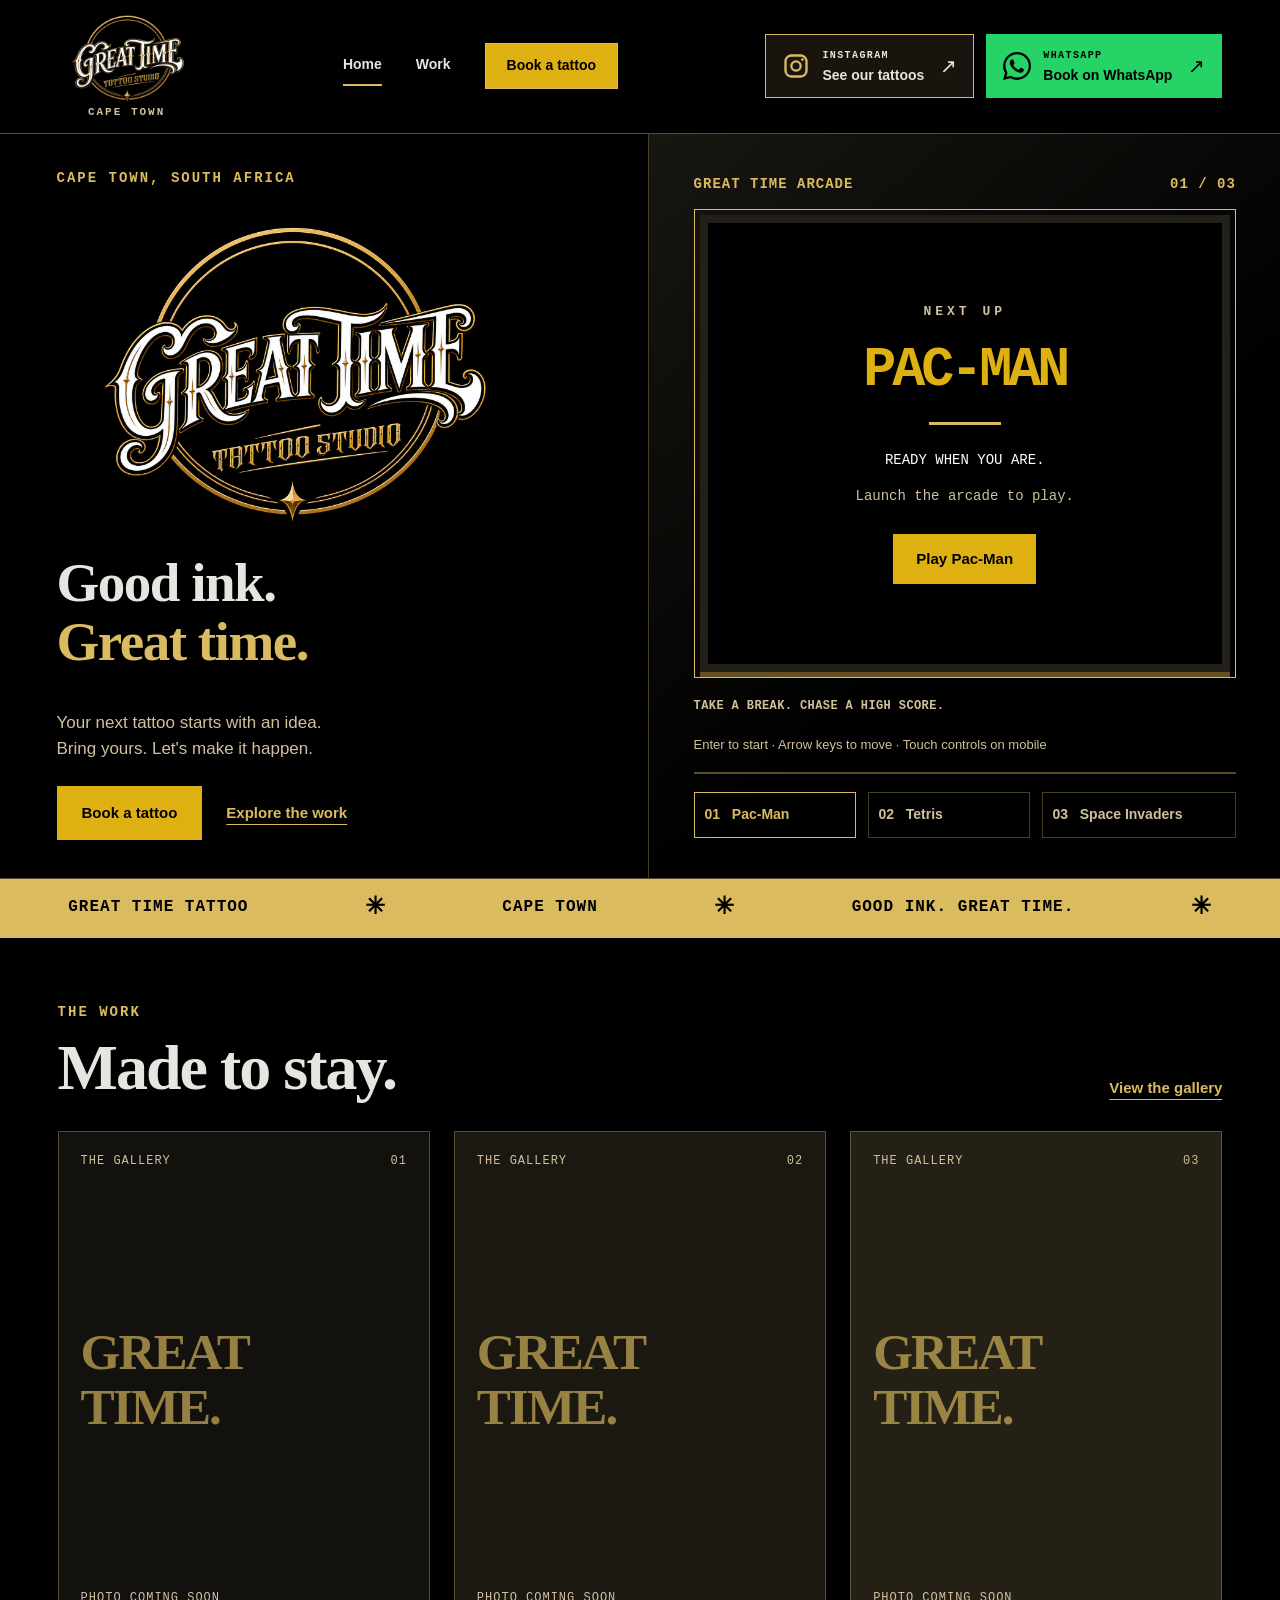
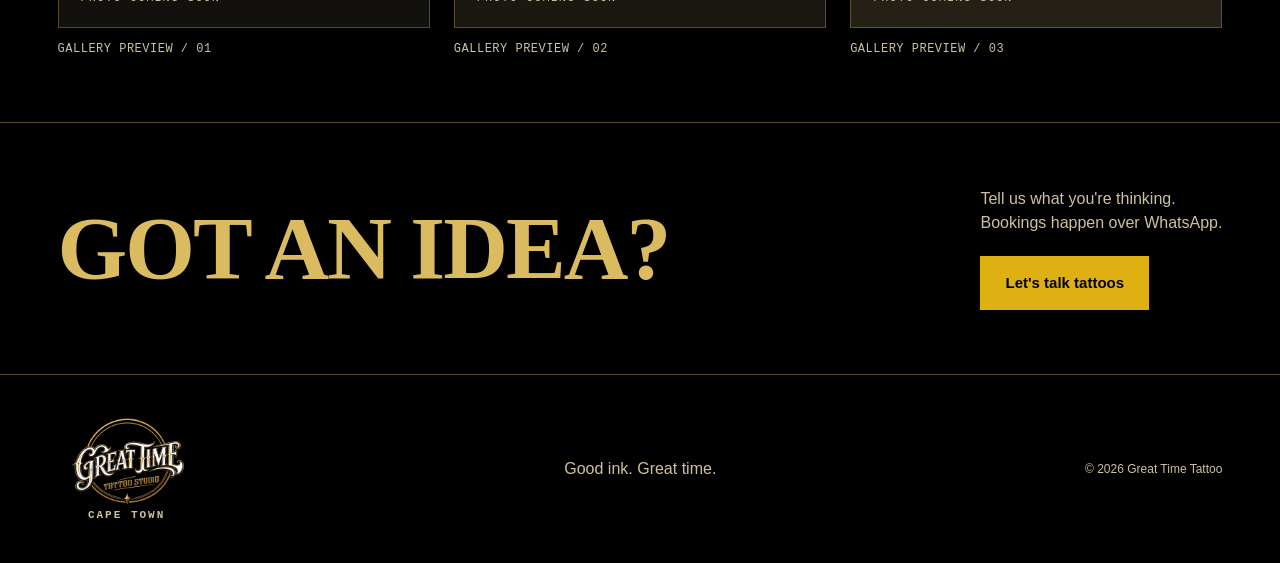
<file: index.html>
<!doctype html>
<html lang="en">
<head>
<meta charset="utf-8"><meta name="viewport" content="width=device-width, initial-scale=1">
<meta name="theme-color" content="#000000">
<meta name="description" content="Great Time Tattoo — a tattoo studio in Cape Town. Explore the work, plan your next tattoo and take a break in the arcade.">
<title>Great Time Tattoo — Cape Town</title>
<link rel="icon" href="favicon.svg" type="image/svg+xml">
<link rel="stylesheet" href="styles.css?v=7">
<script src="site-config.js?v=6" defer></script><script src="app.js?v=8" defer></script>
</head>
<body>
<a class="skip" href="#main">Skip to content</a>
<header class="header">
<a class="wordmark brand-logo" href="#home" aria-label="Great Time Tattoo home"><img src="WhatsApp%20Image%202026-09-25%20at%2008.00.59%20(1).jpeg" alt="Great Time Tattoo Studio" width="1536" height="1024"><span>CAPE TOWN</span></a>
<nav aria-label="Main navigation"><a href="#home" data-nav="home">Home</a><a href="#work" data-nav="work">Work</a><a href="#book" class="nav-book" data-nav="book">Book a tattoo</a></nav>
<div class="header-socials" aria-label="Connect with the studio">
<a id="instagram-link" class="social-cta instagram-cta" hidden target="_blank" rel="noopener noreferrer" aria-label="See our tattoos on Instagram (opens in a new tab)"><svg viewBox="0 0 24 24" aria-hidden="true" focusable="false"><rect x="3" y="3" width="18" height="18" rx="5" fill="none" stroke="currentColor" stroke-width="2"/><circle cx="12" cy="12" r="4" fill="none" stroke="currentColor" stroke-width="2"/><circle cx="17.5" cy="6.5" r="1.2" fill="currentColor"/></svg><span><small>INSTAGRAM</small>See our tattoos</span><span class="social-arrow" aria-hidden="true">↗</span></a>
<a id="whatsapp-link" class="social-cta whatsapp-cta" hidden target="_blank" rel="noopener noreferrer" aria-label="Book on WhatsApp (opens in a new tab)"><svg viewBox="0 0 24 24" aria-hidden="true" focusable="false"><path fill="currentColor" d="M20.5 3.5A11.8 11.8 0 0 0 12.1 0C5.5 0 .1 5.4.1 12c0 2.1.5 4.2 1.6 6L0 24l6.2-1.6a12 12 0 0 0 5.9 1.5C18.7 23.9 24 18.5 24 12c0-3.2-1.2-6.2-3.5-8.5ZM12.1 21.9a10 10 0 0 1-5.1-1.4l-.4-.2-3.7 1 1-3.6-.3-.4a10 10 0 0 1-1.5-5.3c0-5.5 4.5-10 10-10s10 4.5 10 10-4.5 9.9-10 9.9Zm5.5-7.4c-.3-.1-1.8-.9-2.1-1-.3-.1-.5-.1-.7.2s-.8 1-1 1.2c-.2.2-.4.2-.7.1-.3-.2-1.3-.5-2.4-1.5-.9-.8-1.5-1.8-1.7-2.1-.1-.3 0-.5.1-.6l.5-.6.3-.5c.1-.2 0-.4 0-.6l-1-2.2c-.2-.6-.5-.5-.7-.5h-.6c-.2 0-.5.1-.8.4-.3.3-1 1-1 2.5s1.1 2.9 1.2 3.1c.2.2 2.1 3.3 5.1 4.6.7.3 1.3.5 1.7.6.7.2 1.3.2 1.8.1.5-.1 1.8-.8 2-1.5.3-.7.3-1.3.2-1.5-.1-.1-.3-.2-.6-.4Z"/></svg><span><small>WHATSAPP</small>Book on WhatsApp</span><span class="social-arrow" aria-hidden="true">↗</span></a>
</div>
</header>
<main id="main" tabindex="-1">
<section id="home" class="page" aria-labelledby="home-title">
<div class="hero">
<div class="hero-copy"><p class="eyebrow">CAPE TOWN, SOUTH AFRICA</p><h1 id="home-title" class="hero-brand"><img src="WhatsApp%20Image%202026-09-25%20at%2008.00.59%20(1).jpeg" alt="Great Time Tattoo Studio" width="1536" height="1024"></h1><p class="hero-motto">Good ink.<br><span>Great time.</span></p>
<div class="hero-bottom"><p>Your next tattoo starts with an idea.<br>Bring yours. Let's make it happen.</p><div class="actions"><a class="button dark" href="#book">Book a tattoo</a><a class="text-link" href="#work">Explore the work</a></div></div>
</div>
<aside class="arcade" aria-labelledby="arcade-title">
<div class="arcade-top"><span>GREAT TIME ARCADE</span><span id="arcade-number">01 / 03</span></div>
<div class="game-screen" id="game-screen">
<div class="game-waiting" id="game-waiting"><p class="pixel-label">NEXT UP</p><h2 id="arcade-title">PAC-MAN</h2><div class="game-rule"></div><p id="arcade-status">The arcade is warming up.</p><p class="game-note" id="arcade-note">Pac-Man is coming soon.</p><button class="button yellow" id="launch-game" hidden>Play Pac-Man</button></div>
<iframe id="game-frame" title="Pac-Man arcade emulator" allow="autoplay; fullscreen; gamepad" allowfullscreen hidden></iframe>
</div>
<div class="arcade-footer"><span>TAKE A BREAK. CHASE A HIGH SCORE.</span><button id="close-game" class="close-game" hidden>Exit game</button></div><p class="game-controls" id="game-controls">Enter to start · Arrow keys to move · Touch controls on mobile</p>
<div class="game-lineup" role="group" aria-label="Choose a game"><button type="button" class="current" data-game="pacman" aria-pressed="true">01 &nbsp; Pac-Man</button><button type="button" data-game="tetris" aria-pressed="false">02 &nbsp; Tetris</button><button type="button" data-game="spaceinvaders" aria-pressed="false">03 &nbsp; Space Invaders</button></div>
</aside>
</div>
<div class="ticker" aria-hidden="true"><span>GREAT TIME TATTOO</span><b>✳</b><span>CAPE TOWN</span><b>✳</b><span>GOOD INK. GREAT TIME.</span><b>✳</b></div>
<section class="home-work section-pad" aria-labelledby="home-work-title">
<div class="section-head"><div><p class="eyebrow">THE WORK</p><h2 id="home-work-title">Made to stay.</h2></div><a class="text-link" href="#work">View the gallery</a></div>
<div id="featured-gallery" class="gallery featured"></div>
</section>
<section class="booking-strip section-pad"><h2>GOT AN IDEA?</h2><div><p>Tell us what you're thinking.<br>Bookings happen over WhatsApp.</p><a href="#book" class="button dark">Let's talk tattoos</a></div></section>
</section>
<section id="work" class="page section-pad" aria-labelledby="work-title" hidden>
<div class="page-heading"><p class="eyebrow">GREAT TIME TATTOO / THE GALLERY</p><h1 id="work-title">THE WORK.</h1><p id="gallery-intro">Our tattoo gallery is on its way. Check back for the finished pieces.</p></div>
<div id="full-gallery" class="gallery"></div>
<div class="gallery-cta"><p>Something on your mind?</p><a class="button yellow" href="#book">Let's talk about your tattoo</a></div>
</section>
<section id="book" class="page" aria-labelledby="book-title" hidden>
<div class="book-layout section-pad"><div class="book-heading"><p class="eyebrow">GREAT TIME TATTOO / CAPE TOWN</p><h1 id="book-title">YOUR IDEA.<br><span>LET'S INK IT.</span></h1><p>Big plans or a small beginning.<br>Start a conversation with the studio.</p></div>
<div class="booking-card"><span class="eyebrow">BOOKINGS VIA WHATSAPP</span><h2>Tell us about<br>your next tattoo.</h2><p>Fill in your idea, then send your enquiry to the studio on WhatsApp.</p>
<form id="booking-form">
<div class="form-field"><label for="booking-name">Your name <span>(required)</span></label><input id="booking-name" name="name" autocomplete="name" maxlength="100" required></div>
<div class="form-field"><label for="booking-idea">Your tattoo idea <span>(required)</span></label><textarea id="booking-idea" name="idea" rows="4" maxlength="2000" required placeholder="Tell us what you have in mind"></textarea></div>
<div class="form-field"><label for="booking-placement">Placement <span>(required)</span></label><input id="booking-placement" name="placement" maxlength="100" required placeholder="For example, forearm or shoulder"></div>
<div class="form-row"><div class="form-field"><label for="booking-size">Approximate size <span>(optional)</span></label><input id="booking-size" name="size" maxlength="100" placeholder="For example, 10 × 8 cm"></div><div class="form-field"><label for="booking-date">Preferred date <span>(optional)</span></label><input id="booking-date" name="date" type="date"></div></div>
<div class="form-field reference-field"><label for="booking-images">Reference or design images <span>(optional)</span></label><input id="booking-images" type="file" accept="image/jpeg,image/png,image/webp" multiple aria-describedby="reference-help reference-status"><p id="reference-help" class="small-print">Choose up to 4 JPG, PNG or WebP images, up to 10 MB each. These are previews only: attach the same images in the studio’s WhatsApp chat after continuing.</p><p id="reference-status" class="small-print" role="status" aria-live="polite"></p><div id="reference-previews" class="reference-previews"></div><button id="clear-references" type="button" class="reference-clear" hidden>Remove images</button></div>
<button type="submit" id="booking-submit" class="button dark" disabled>Continue to WhatsApp</button>
<p id="booking-unavailable" class="notice" role="status">You can plan your enquiry here. Sending will be available as soon as the studio's WhatsApp number is added.</p>
<p class="small-print" id="booking-confirmation">Continue to WhatsApp opens Great Time Tattoo’s chat at +27 71 494 6256 with your enquiry filled in. Attach your reference images in that chat, then send. Your booking is confirmed directly with the studio.</p>
</form></div></div>
</section>
</main>
<footer><a class="wordmark footer-mark brand-logo" href="#home" aria-label="Great Time Tattoo home"><img src="WhatsApp%20Image%202026-09-25%20at%2008.00.59%20(1).jpeg" alt="Great Time Tattoo Studio" width="1536" height="1024"><span>CAPE TOWN</span></a><div class="footer-links"><p>Good ink. Great time.</p></div><span>© <span id="year"></span> Great Time Tattoo</span></footer>
<dialog id="lightbox" aria-labelledby="lightbox-caption"><button class="lightbox-close" aria-label="Close enlarged photograph">Close ×</button><img id="lightbox-image" alt=""><p id="lightbox-caption"></p><div class="lightbox-controls"><button id="previous-photo">Previous</button><span id="photo-count"></span><button id="next-photo">Next</button></div></dialog>
<noscript><p class="notice">Please enable JavaScript to browse the gallery, booking page and arcade.</p></noscript>
</body></html>
</file>
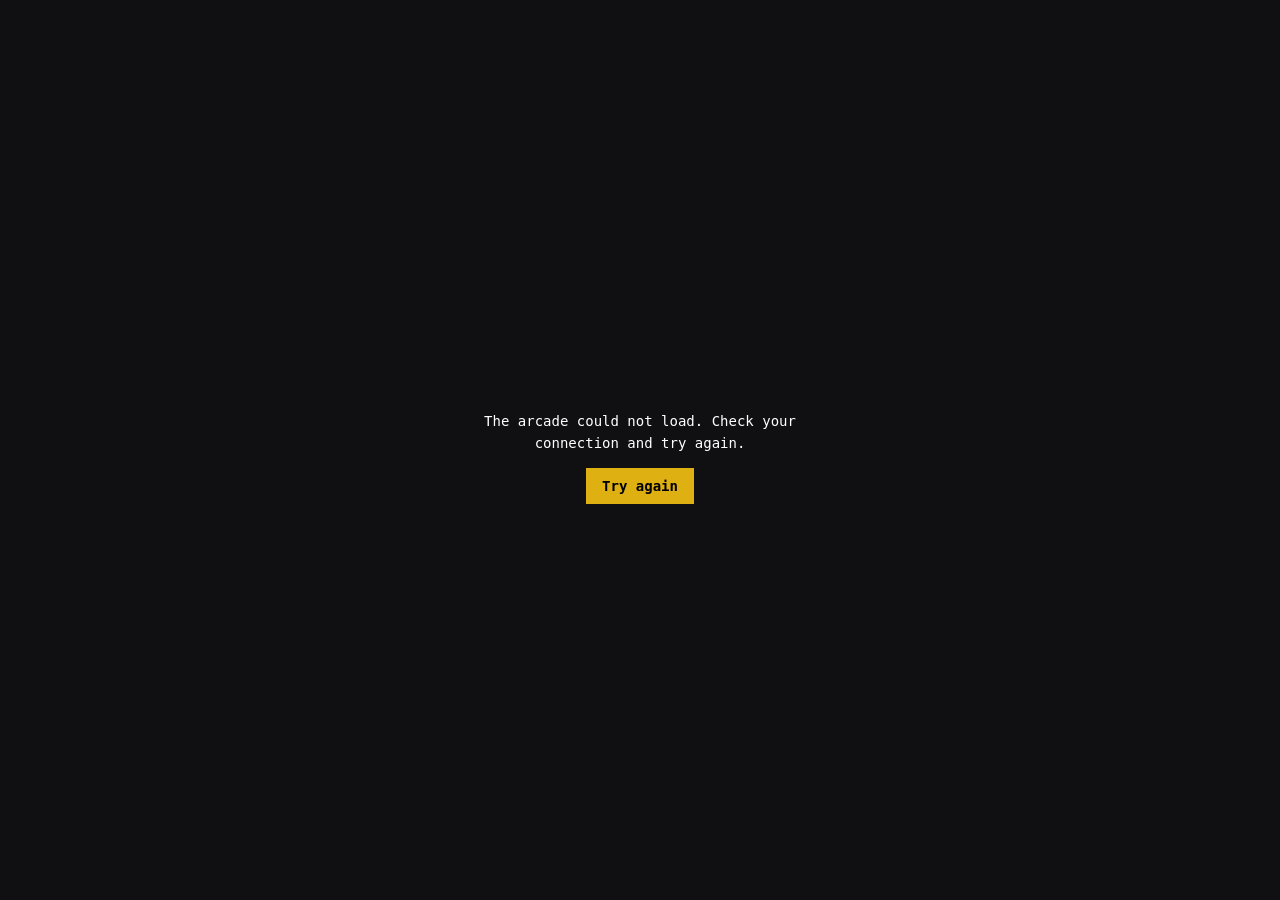
<file: arcade.html>
<!doctype html>
<html lang="en"><head><meta charset="utf-8"><meta name="viewport" content="width=device-width,initial-scale=1">
<title>Pac-Man — Great Time Arcade</title>
<style>html,body{margin:0;height:100%;background:#101013;color:#fff;font:14px/1.6 monospace}*{box-sizing:border-box}#game{width:100%;height:100%}#status{position:absolute;inset:0;display:flex;align-items:center;justify-content:center;text-align:center;padding:24px;background:#101013;z-index:2}#status[hidden]{display:none}#status p{max-width:340px}button{background:#DFB011;color:#000000;padding:10px 16px;border:0;font:700 14px monospace;cursor:pointer}#help{position:absolute;left:0;right:0;bottom:0;background:#101013ee;padding:8px 12px;color:#ccc;font-size:11px;z-index:3;text-align:center}#help[hidden]{display:none}</style>
<script src="site-config.js?v=6"></script></head><body>
<div id="game"></div><div id="status" role="status"><p>Loading the arcade…</p></div>
<script>
(async () => {
  const base = window.GREAT_TIME?.arcade || {};
  const requested = new URLSearchParams(location.search).get("game") || "pacman";
  const selected = Array.isArray(base.games) ? base.games.find(game => game.id === requested) : (requested === "pacman" ? base : null);
  const cfg = { ...base, ...selected };
  const gameName = selected?.gameName || "Game";
  document.title = gameName + " — Great Time Arcade";
  const status = document.getElementById("status");
  let timeout;
  function fail(message) {
    clearTimeout(timeout);
    status.hidden = false;
    status.replaceChildren();
    const box = document.createElement("div");
    const text = document.createElement("p"); text.textContent = message;
    const retry = document.createElement("button"); retry.textContent = "Try again";
    retry.onclick = () => location.reload();
    box.append(text,retry); status.append(box);
  }
  if (!selected || !cfg.romUrl) { status.textContent = "This game is unavailable."; return; }
  try {
    const url = new URL(cfg.romUrl, location.href);
    if (!["https:","http:"].includes(url.protocol)) throw new Error("Unsupported ROM URL");
    const response = await fetch(url.href, {signal:AbortSignal.timeout(20000)});
    if (!response.ok) throw new Error("ROM is unavailable");
    const bytes = new Uint8Array(await response.arrayBuffer());
    const core = cfg.core || "nes";
    const isN64 = ["n64", "mupen64plus_next", "parallel-n64"].includes(core);
    const isNES = ["nes", "fceumm", "nestopia"].includes(core);
    // Validate the selected format; do not accept HTML fallback pages as ROM data.
    if (isNES) {
      if (bytes.length < 16 || bytes[0] !== 78 || bytes[1] !== 69 || bytes[2] !== 83 || bytes[3] !== 26) throw new Error("Invalid NES ROM header");
    } else if (isN64) {
      const magic = Array.from(bytes.slice(0,4)).map(n => n.toString(16).padStart(2,"0")).join("");
      if (bytes.length < 64 || !["80371240","37804012","40123780"].includes(magic)) throw new Error("Invalid Nintendo 64 ROM header");
    } else if (bytes.length < 4 || bytes[0] !== 80 || bytes[1] !== 75 || bytes[2] !== 3 || bytes[3] !== 4) {
      throw new Error("Invalid arcade archive");
    }
    window.EJS_player = "#game";
    window.EJS_core = core;
    window.EJS_gameUrl = url.href;
    window.EJS_gameName = gameName;
    window.EJS_gameID = cfg.gameID || (requested === "tetris" ? 2 : 1);
    window.EJS_pathtodata = cfg.dataPath || "https://cdn.emulatorjs.org/stable/data/";
    if (cfg.parentRomUrl) window.EJS_gameParentUrl = new URL(cfg.parentRomUrl, location.href).href;
    window.EJS_color = "#DFB011";
    window.EJS_backgroundColor = "#101013";
    window.EJS_startOnLoaded = false;
    window.EJS_startButtonName = "Start " + gameName;
    window.EJS_threads = false;
    window.EJS_volume = 0.4;
    window.EJS_language = "en-US";
    window.EJS_disableAutoLang = false;
    window.EJS_ready = () => { clearTimeout(timeout); status.hidden = true; };
    window.EJS_onGameStart = () => { clearTimeout(timeout); status.hidden = true; };
    window.EJS_defaultControls = {
      0: {
        0: {value:"x",value2:"BUTTON_2"},
        8: {value:"z",value2:"BUTTON_1"},
        2: {value:isNES || isN64 ? "shift" : "5",value2:"SELECT"},
        3: {value:"enter",value2:"START"},
        4: {value:"up arrow",value2:"DPAD_UP"},
        5: {value:"down arrow",value2:"DPAD_DOWN"},
        6: {value:"left arrow",value2:"DPAD_LEFT"},
        7: {value:"right arrow",value2:"DPAD_RIGHT"}
      },
      // EmulatorJS builds settings for four players even for a one-player game.
      1: {},
      2: {},
      3: {}
    };
    if (isN64) Object.assign(window.EJS_defaultControls[0], {
      1: {value:"c",value2:"BUTTON_4"},
      9: {value:"v",value2:"BUTTON_3"},
      10: {value:"q",value2:"LEFT_TOP_SHOULDER"},
      11: {value:"e",value2:"RIGHT_TOP_SHOULDER"},
      12: {value:"r",value2:"LEFT_BOTTOM_SHOULDER"},
      13: {value:"t",value2:"RIGHT_BOTTOM_SHOULDER"},
      16: {value:"d",value2:"LEFT_STICK_X:+1"},
      17: {value:"a",value2:"LEFT_STICK_X:-1"},
      18: {value:"s",value2:"LEFT_STICK_Y:+1"},
      19: {value:"w",value2:"LEFT_STICK_Y:-1"},
      20: {value:"l",value2:"RIGHT_STICK_X:+1"},
      21: {value:"j",value2:"RIGHT_STICK_X:-1"},
      22: {value:"k",value2:"RIGHT_STICK_Y:+1"},
      23: {value:"i",value2:"RIGHT_STICK_Y:-1"}
    });
    status.textContent = "Loading arcade controls…";
    const script = document.createElement("script");
    script.src = window.EJS_pathtodata + "loader.js";
    script.onerror = () => fail("The arcade could not load. Check your connection and try again.");
    timeout = setTimeout(() => fail("The arcade is taking too long to load. Please try again."), 60000);
    document.body.append(script);
  } catch (error) {
    fail(gameName + " is unavailable right now. Please try again later.");
  }
})();
</script></body></html>
</file>
<file: styles.css>
:root{--ink:#000000;--paper:#E6E5E0;--yellow:#DFB011;--pink:#D0C09E;--line:#DBBB5F;--gold:#DBBB5F;--sand:#D0C09E}*{box-sizing:border-box}html{scroll-behavior:smooth}body{margin:0;background:var(--paper);color:var(--ink);font-family:Arial,Helvetica,sans-serif;font-size:16px;line-height:1.55}button,a,input{touch-action:manipulation}a{color:inherit}button{font:inherit;cursor:pointer}button:disabled{cursor:default}a,button{-webkit-tap-highlight-color:transparent}button:focus-visible,a:focus-visible{outline:3px solid #1767dc;outline-offset:5px}[hidden]{display:none!important}.skip{position:fixed;z-index:99;top:-100px;left:12px;background:white;padding:12px}.skip:focus{top:12px}.header{display:flex;align-items:center;justify-content:space-between;padding:24px 4.5%;border-bottom:2px solid var(--ink);gap:24px;background:var(--paper)}.wordmark{font-family:Impact,'Arial Black',sans-serif;text-decoration:none;font-size:30px;line-height:1;letter-spacing:-.5px;display:block}.wordmark span{font:700 11px/1.5 'Courier New',monospace;letter-spacing:2px;display:block;margin-top:7px}.header nav{display:flex;align-items:center;gap:34px}.header nav a{text-decoration:none;font-size:14px;font-weight:700;padding:8px 0;border-bottom:2px solid transparent}.header nav a[aria-current=page]{border-color:var(--ink)}.header nav .nav-book{border:2px solid var(--ink);padding:11px 21px;background:var(--yellow);box-shadow:3px 3px 0 var(--ink)}.hero{display:grid;grid-template-columns:1.03fr 1fr;min-height:690px}.hero-copy{background:var(--pink);padding:40px 8.7% 38px;border-right:2px solid var(--ink);display:flex;flex-direction:column;justify-content:space-between}.eyebrow{font-family:'Courier New',monospace;font-size:13px;font-weight:bold;letter-spacing:1.4px;margin:0 0 24px}h1,h2,p{margin-top:0}h1,h2{line-height:.95}h1{font-family:Impact,'Arial Black',sans-serif;font-weight:900;font-size:clamp(64px,7.2vw,120px);letter-spacing:-3px;margin:0 0 30px}h1 span{color:var(--ink)}.hero h1{font-size:clamp(66px,7.7vw,126px);line-height:.93}.hero h1 span{-webkit-text-stroke:2px var(--ink);color:transparent}.hero-bottom p{font-size:17px;margin-bottom:24px}.actions{display:flex;align-items:center;gap:24px;flex-wrap:wrap}.button{display:inline-flex;justify-content:center;align-items:center;padding:15px 23px;font-weight:700;font-size:15px;line-height:1.3;text-decoration:none;border:2px solid var(--ink);border-radius:0;min-height:50px;transition:transform .15s,box-shadow .15s}.button:hover{transform:translate(-2px,-2px);box-shadow:4px 4px 0 var(--ink)}.dark{background:var(--ink);color:white}.yellow{background:var(--yellow);color:var(--ink)}.text-link{font-weight:bold;text-underline-offset:6px;font-size:15px}.arcade{padding:32px 7%;background:var(--yellow);display:flex;flex-direction:column;justify-content:center;min-width:0}.arcade-top,.arcade-footer{display:flex;justify-content:space-between;align-items:center;font-family:'Courier New',monospace;font-weight:bold;gap:12px}.arcade-top{font-size:14px;letter-spacing:1px;padding-bottom:14px}.game-screen{position:relative;background:#101013;border:9px solid var(--ink);outline:2px solid var(--ink);outline-offset:5px;min-height:340px;aspect-ratio:1.16;display:flex;align-items:center;justify-content:center;margin:6px 6px 18px;color:white;overflow:hidden;box-shadow:0 7px 0 #cbbf18}.game-waiting{text-align:center;padding:32px 18px;width:100%;background:repeating-linear-gradient(0deg,transparent,transparent 3px,#ffffff04 3px,#ffffff04 4px)}.pixel-label{font:700 13px/1.5 'Courier New',monospace;letter-spacing:4px;color:var(--pink);margin:0 0 20px}.game-waiting h2{font:900 clamp(35px,4.3vw,66px)/1.1 'Courier New',monospace;letter-spacing:-4px;color:var(--yellow);margin:0 0 20px}.game-rule{width:72px;border-top:3px solid var(--pink);margin:0 auto 24px}.game-waiting p:not(.pixel-label){font:14px/1.7 'Courier New',monospace;margin:0 0 12px}.game-waiting .game-note{color:#b8b8be}.game-waiting .button{margin-top:12px}.arcade-footer{font-size:11px;letter-spacing:.4px;min-height:32px}.close-game{font-size:12px;border:1px solid;background:transparent;padding:6px;flex-shrink:0}.game-lineup{display:grid;grid-template-columns:1fr 1fr 1.2fr;gap:12px;border-top:2px solid var(--ink);padding-top:18px;margin-top:12px;font-size:13px;font-weight:bold}.game-lineup small{display:block;font:12px/1.8 'Courier New',monospace;padding-top:3px}.current{text-decoration:underline;text-underline-offset:6px}iframe{border:0;width:100%;height:100%;position:absolute;inset:0;background:#101013}.ticker{display:flex;justify-content:space-around;gap:28px;overflow:hidden;white-space:nowrap;background:var(--ink);color:var(--paper);padding:17px 24px;font:700 16px/1.4 'Courier New',monospace;letter-spacing:1px}.ticker b{color:var(--yellow);font-size:24px;line-height:1}.section-pad{padding:64px 4.5%}.section-head{display:flex;align-items:end;justify-content:space-between;margin-bottom:32px;gap:25px}.section-head .eyebrow{margin-bottom:15px}.section-head h2{font-size:clamp(40px,5vw,64px);font-family:Impact,'Arial Black',sans-serif;letter-spacing:-1px;margin:0}.gallery{display:grid;grid-template-columns:repeat(4,minmax(0,1fr));gap:24px}.gallery.featured{grid-template-columns:repeat(3,minmax(0,1fr))}.gallery-item{margin:0;min-width:0}.photo-button{display:block;border:0;padding:0;width:100%;background:transparent;text-align:left}.photo-button img{width:100%;aspect-ratio:3/4;object-fit:cover;display:block;filter:grayscale(10%);transition:filter .2s}.photo-button:hover img{filter:none}.placeholder{aspect-ratio:3/4;display:flex;flex-direction:column;justify-content:space-between;padding:22px;background:#e5e1db;border:1px solid #c9c4bc;color:#615d57}.gallery-item:nth-child(3n+2) .placeholder{background:#ecdce4}.gallery-item:nth-child(3n) .placeholder{background:#ebe7bd}.placeholder-top{font:12px 'Courier New',monospace;letter-spacing:1px;display:flex;justify-content:space-between}.placeholder-center{font:900 clamp(30px,4vw,62px)/.94 Impact,'Arial Black',sans-serif;letter-spacing:-1px;opacity:.4}.placeholder-bottom{font:12px 'Courier New',monospace;letter-spacing:1px}.gallery-item figcaption{font:12px/1.5 'Courier New',monospace;letter-spacing:.5px;padding-top:12px;text-transform:uppercase}.booking-strip{border-top:2px solid;background:var(--pink);display:flex;align-items:center;justify-content:space-between;gap:32px}.booking-strip h2{font:900 clamp(45px,8vw,110px)/1 Impact,'Arial Black',sans-serif;letter-spacing:-2px;margin:0}.booking-strip p{margin-bottom:20px}.page-heading{max-width:900px;padding:12px 0 24px}.page-heading h1{font-size:clamp(68px,10vw,140px)}.page-heading p:last-child{max-width:500px}.gallery-cta{text-align:center;border-top:1px solid #ccc;margin-top:55px;padding-top:40px}.book-layout{background:var(--pink);display:grid;grid-template-columns:1.1fr 1fr;gap:7%;align-items:start;min-height:680px}.book-heading h1{font-size:clamp(55px,6.6vw,100px);line-height:1.03;letter-spacing:-2px}.book-heading h1 span{-webkit-text-stroke:1.5px var(--ink);color:transparent}.booking-card{background:var(--yellow);border:2px solid;padding:38px;box-shadow:8px 8px 0 var(--ink)}.booking-card h2{font:900 40px/1.05 Impact,'Arial Black',sans-serif;margin:25px 0}.booking-card ol{padding-left:23px;margin:22px 0 30px}.booking-card li{padding-left:8px;margin-bottom:12px}.notice{border:1px solid var(--ink);padding:18px;line-height:1.6;margin-bottom:0;background:#ffffff55}.small-print{font-size:13px;margin:18px 0 0}footer{display:flex;justify-content:space-between;align-items:center;gap:24px;background:var(--ink);color:var(--paper);padding:40px 4.5%}footer p{margin:0}footer>span{font-size:12px;color:#c7c6c2}dialog{border:1px solid #555;padding:24px;background:var(--ink);color:white;max-width:min(94vw,950px);max-height:94dvh;width:fit-content}dialog::backdrop{background:#000d}dialog img{display:block;max-width:100%;max-height:66dvh;margin:auto;object-fit:contain}.lightbox-close{display:block;margin:0 0 20px auto;background:var(--yellow);border:0;padding:10px 16px}.lightbox-controls{display:flex;justify-content:space-between;align-items:center;gap:24px}.lightbox-controls button{padding:10px 16px;background:white;border:0}.lightbox-controls button:disabled{opacity:.4}#lightbox-caption{text-align:center;margin:15px 0}body:has(dialog[open]){overflow:hidden}
@media(min-width:1500px){.hero-copy{padding-left:max(8.7%,calc((100vw - 1380px)/2))}.hero{min-height:760px}}
@media(max-width:950px){.hero{min-height:620px}.hero-copy{padding:32px 8%}.arcade{padding:32px 6%}.game-screen{min-height:310px}.game-lineup{grid-template-columns:1fr;gap:9px}.game-lineup span{display:flex;justify-content:space-between;gap:6px}.game-lineup small{padding:0}.gallery{grid-template-columns:repeat(3,minmax(0,1fr))}.book-layout{gap:35px}.booking-card{padding:25px}}
@media(max-width:700px){.header{padding:20px 5%;flex-wrap:wrap;gap:20px}.wordmark{font-size:28px}.header nav{gap:25px;width:100%;justify-content:space-between}.header nav .nav-book{padding:8px 14px}.hero{grid-template-columns:1fr}.hero-copy{border-right:0;border-bottom:2px solid;padding:32px 6%}.hero h1{font-size:clamp(74px,16vw,115px)}.hero-bottom p{font-size:16px}.arcade{padding:32px 7% 26px}.game-screen{min-height:340px;aspect-ratio:1.12}.game-waiting h2{font-size:clamp(40px,10vw,66px)}.game-lineup{grid-template-columns:1fr 1fr 1fr;font-size:12px}.game-lineup span{display:block}.game-lineup small{font-size:11px;margin-top:6px}.section-pad{padding:42px 6%}.section-head{align-items:start;flex-direction:column;gap:20px}.gallery,.gallery.featured{grid-template-columns:repeat(2,minmax(0,1fr));gap:20px 14px}.featured .gallery-item:last-child{display:none}.placeholder{padding:14px}.placeholder-center{font-size:36px}.placeholder-top,.placeholder-bottom{font-size:10px}.booking-strip{align-items:start;flex-direction:column}.book-layout{grid-template-columns:1fr;padding-bottom:55px}.book-heading h1{font-size:clamp(55px,12vw,85px)}.booking-card{padding:25px;box-shadow:5px 5px 0 var(--ink)}footer{flex-direction:column;align-items:start;padding:32px 6%}.ticker{justify-content:flex-start}.lightbox-controls{gap:12px}.arcade-footer{font-size:10px}}
@media(prefers-reduced-motion:reduce){html{scroll-behavior:auto}*,*:before,*:after{transition:none!important}}

/* Great Time brand: supplied black, ivory, sand and gold palette. */
body{background:var(--ink);color:var(--paper)}
.header{background:var(--ink);color:var(--paper);border-bottom:1px solid #DBBB5F66;padding-top:12px;padding-bottom:12px}
.brand-logo{display:flex;flex-direction:column;align-items:center;width:138px;flex-shrink:0}
.brand-logo img{display:block;width:100%;height:auto;object-fit:contain}
.brand-logo span{color:var(--sand);font-size:11px;margin:0;letter-spacing:2px}
.header nav a{color:var(--paper)}
.header nav a[aria-current=page]{border-color:var(--gold)}
.header nav .nav-book{background:var(--yellow);color:var(--ink);border:1px solid var(--gold);box-shadow:none}
.hero{min-height:720px;border-bottom:1px solid #DBBB5F66}
.hero-copy{background:var(--ink);border-right:1px solid #DBBB5F55;color:var(--paper);padding-top:34px}
.eyebrow{color:var(--gold);font-size:14px;letter-spacing:2px}
.hero-copy .eyebrow{margin-bottom:12px}
.hero-brand{margin:0;width:min(100%,470px);line-height:1}
.hero-brand img{display:block;width:100%;height:auto}
.hero-motto{font:700 clamp(38px,4.3vw,64px)/1.08 Georgia,'Times New Roman',serif;letter-spacing:-1.5px;margin:10px 0 24px}
.hero-motto span{color:var(--gold)}
.hero-bottom p{color:var(--sand)}
.hero-copy .dark,.booking-strip .dark{background:var(--yellow);color:var(--ink);border-color:var(--yellow)}
.button:hover{box-shadow:4px 4px 0 var(--gold)}
.text-link{color:var(--gold)}
.arcade{background:linear-gradient(140deg,#181611,var(--ink) 60%);color:var(--paper);padding-top:40px;padding-bottom:40px}
.arcade-top{color:var(--gold)}
.game-screen{border:8px solid #222018;outline:1px solid var(--gold);background:#000;box-shadow:0 5px 0 #665022;min-height:350px}
.game-waiting{background:#000}
.pixel-label{color:var(--sand)}
.game-waiting h2{color:var(--yellow)}
.game-rule{border-color:var(--gold)}
.game-waiting .game-note{color:var(--sand)}
.arcade-footer{color:var(--sand);font-size:12px}
.close-game{color:var(--gold);border-color:var(--gold);font-size:13px}
.game-controls{font-size:13px;color:var(--sand);margin:12px 0 4px;line-height:1.65}
.game-lineup{border-color:#DBBB5F66;color:var(--sand);font-size:14px}
.game-lineup .current{color:var(--gold)}
.ticker{background:var(--gold);color:var(--ink);border-bottom:1px solid var(--gold)}
.ticker b{color:var(--ink)}
.section-head h2,.page-heading h1,.booking-strip h2,.book-heading h1,.booking-card h2{font-family:Georgia,'Times New Roman',serif;font-weight:700;letter-spacing:-2px}
.home-work{background:var(--ink)}
.placeholder{background:#12110E;color:var(--sand);border:1px solid #DBBB5F55;padding:22px}
.gallery-item:nth-child(3n+2) .placeholder{background:#1b1811}
.gallery-item:nth-child(3n) .placeholder{background:#242015}
.placeholder-center{font-family:Georgia,'Times New Roman',serif;line-height:1.08;color:var(--gold);opacity:.65;letter-spacing:-2px}
.placeholder-top,.placeholder-bottom{font-size:12px}
.gallery-item figcaption{color:var(--sand);font-size:12px}
.booking-strip{background:var(--ink);border-top:1px solid #DBBB5F66;color:var(--paper)}
.booking-strip h2{font-size:clamp(44px,7vw,96px);color:var(--gold)}
.booking-strip p{color:var(--sand)}
.page-heading h1{font-size:clamp(60px,8vw,112px);color:var(--paper)}
.page-heading p:last-child{color:var(--sand)}
.gallery-cta{border-color:#DBBB5F66}
.book-layout{background:var(--ink)}
.book-heading h1{font-size:clamp(46px,5.9vw,84px);color:var(--paper)}
.book-heading h1 span{-webkit-text-stroke:0;color:var(--gold)}
.book-heading>p:last-child{color:var(--sand)}
.booking-card{background:var(--paper);color:var(--ink);border:1px solid var(--gold);box-shadow:7px 7px 0 #DBBB5F66}
.booking-card .eyebrow{color:#685215}
.booking-card h2{font-size:37px}
.notice{background:#D0C09E66}
footer{border-top:1px solid #DBBB5F66;background:var(--ink)}
footer p{color:var(--sand)}
footer>span{color:var(--sand)}
dialog{border-color:var(--gold);background:var(--ink);color:var(--paper)}
.lightbox-controls button{background:var(--paper)}
@media(max-width:950px){.hero-copy{padding-left:7%;padding-right:7%}.hero-motto{font-size:44px}.hero-brand{margin:15px 0}.game-lineup{font-size:13px}}
@media(max-width:700px){.header{padding-top:12px;padding-bottom:18px;gap:16px}.brand-logo{width:125px}.header .brand-logo{margin:auto}.hero-copy{border-right:0;border-bottom:1px solid #DBBB5F55;padding:30px 6%}.hero-brand{width:min(100%,420px);align-self:center;margin:10px 0 18px}.hero-motto{font-size:48px}.hero-bottom p{font-size:16px}.arcade{padding:32px 7%}.game-screen{min-height:320px}.game-lineup{font-size:12px}.placeholder{padding:15px}.placeholder-center{font-size:32px}.booking-strip h2{font-size:52px}.book-heading h1{font-size:clamp(42px,10.5vw,72px)}.page-heading h1{font-size:clamp(50px,12vw,82px)}.footer-mark{align-items:center}}

/* Booking enquiries and game selection. */
.form-field{margin:0 0 20px;min-width:0}
.form-field label{display:block;font-size:14px;font-weight:700;margin:0 0 7px}
.form-field label span{font-size:12px;font-weight:400;color:#585248}
.form-field input,.form-field textarea{display:block;width:100%;min-width:0;background:#fff;border:1px solid #8b7a50;border-radius:0;padding:12px;font:16px/1.5 Arial,Helvetica,sans-serif;color:#000}
.form-field textarea{resize:vertical}
.form-field input:focus,.form-field textarea:focus{outline:2px solid #8b6510;outline-offset:2px}
.form-row{display:grid;grid-template-columns:1fr 1fr;gap:18px}
#booking-submit{width:100%}
#booking-submit:disabled{opacity:.55;cursor:not-allowed;transform:none;box-shadow:none}
.game-lineup button{background:transparent;color:var(--sand);border:1px solid #DBBB5F55;font-size:14px;line-height:1.5;text-align:left;padding:10px;min-height:46px}
.game-lineup button.current{color:var(--gold);border-color:var(--gold);text-decoration:none}
.game-lineup button:hover{background:#DBBB5F18}
.game-lineup>span{padding:10px 0}
.footer-links{display:flex;align-items:center;flex-wrap:wrap;gap:22px}
.footer-links a{color:var(--gold);font-size:14px;text-underline-offset:5px}
@media(max-width:700px){.form-row{grid-template-columns:1fr;gap:0}.game-lineup{grid-template-columns:1fr 1fr}.game-lineup>span{grid-column:1/-1;padding:0}.game-lineup>span small{display:inline;margin-left:10px}.footer-links{align-items:start;gap:16px}.footer-links p{width:100%}}

/* Prominent studio links, with recognisable app icons. */
.header{display:grid;grid-template-columns:auto 1fr auto;gap:28px}
.header nav{justify-content:center}
.header-socials{display:flex;gap:12px;align-items:stretch}
.social-cta{display:flex;align-items:center;gap:12px;min-height:64px;padding:12px 16px;border:1px solid var(--gold);text-decoration:none;color:var(--paper);transition:background .15s,transform .15s}
.social-cta svg{width:28px;height:28px;flex-shrink:0}
.social-cta span:not(.social-arrow){font-size:14px;font-weight:700;line-height:1.35}
.social-cta small{display:block;font:700 10px/1.5 'Courier New',monospace;letter-spacing:1.4px;margin-bottom:3px}
.instagram-cta{background:#19150e}
.instagram-cta svg{color:var(--gold)}
.whatsapp-cta{background:#25D366;color:#000;border-color:#25D366}
.social-arrow{font-size:20px;margin-left:4px}
.social-cta:hover{transform:translateY(-2px)}
.instagram-cta:hover{background:#302719}
.whatsapp-cta:hover{background:#54e38a}
@media(max-width:1200px){.header{grid-template-columns:auto 1fr;gap:16px 28px}.header nav{justify-content:flex-end}.header-socials{grid-column:1/-1;justify-content:flex-end}.social-cta{min-height:58px}}
@media(max-width:700px){.header{grid-template-columns:1fr;gap:18px}.header .brand-logo{margin:auto}.header nav{justify-content:space-between;width:100%;gap:12px}.header-socials{display:grid;grid-template-columns:1fr 1fr;width:100%;gap:10px}.social-cta{padding:12px 10px;gap:9px}.social-cta svg{width:25px;height:25px}.social-cta span:not(.social-arrow){font-size:13px}.social-arrow{display:none}}
@media(prefers-reduced-motion:reduce){.social-cta{transition:none}.social-cta:hover{transform:none}}

/* Optional design references; selected files remain on the visitor's device. */
.reference-field input[type=file]{padding:12px;white-space:normal;overflow:hidden}
.reference-field input::file-selector-button{background:#000;color:var(--paper);border:0;padding:9px 12px;margin-right:12px;cursor:pointer;font:700 13px Arial,Helvetica,sans-serif}
.reference-previews{display:grid;grid-template-columns:repeat(2,minmax(0,1fr));gap:12px;margin-top:14px}
.reference-previews figure{margin:0;min-width:0}
.reference-previews img{display:block;width:100%;height:140px;object-fit:contain;background:#d0c09e55;border:1px solid #8b7a50}
.reference-previews figcaption{font-size:12px;line-height:1.4;overflow-wrap:anywhere;margin-top:5px}
.reference-clear{background:transparent;color:#000;border:1px solid #8b7a50;padding:10px 14px;min-height:44px;margin-top:12px}
#reference-status:empty{display:none}
</file>
